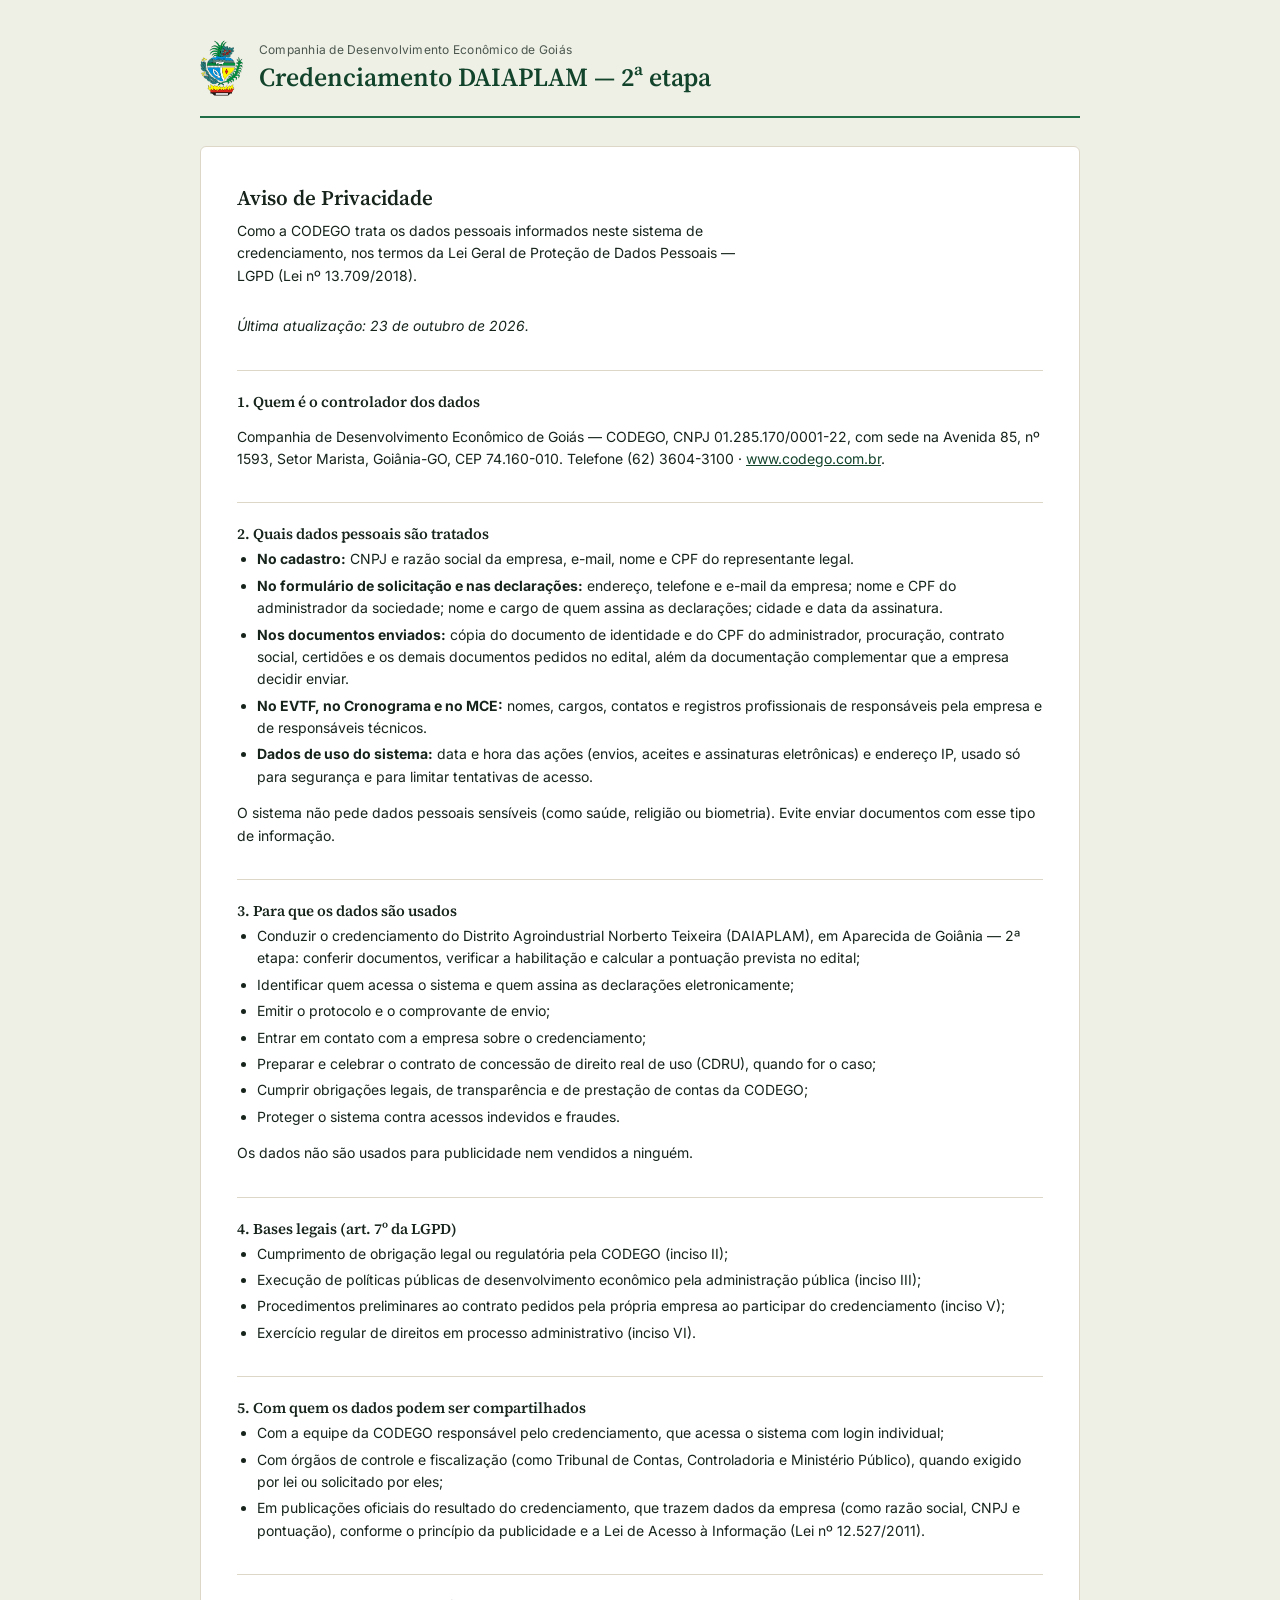
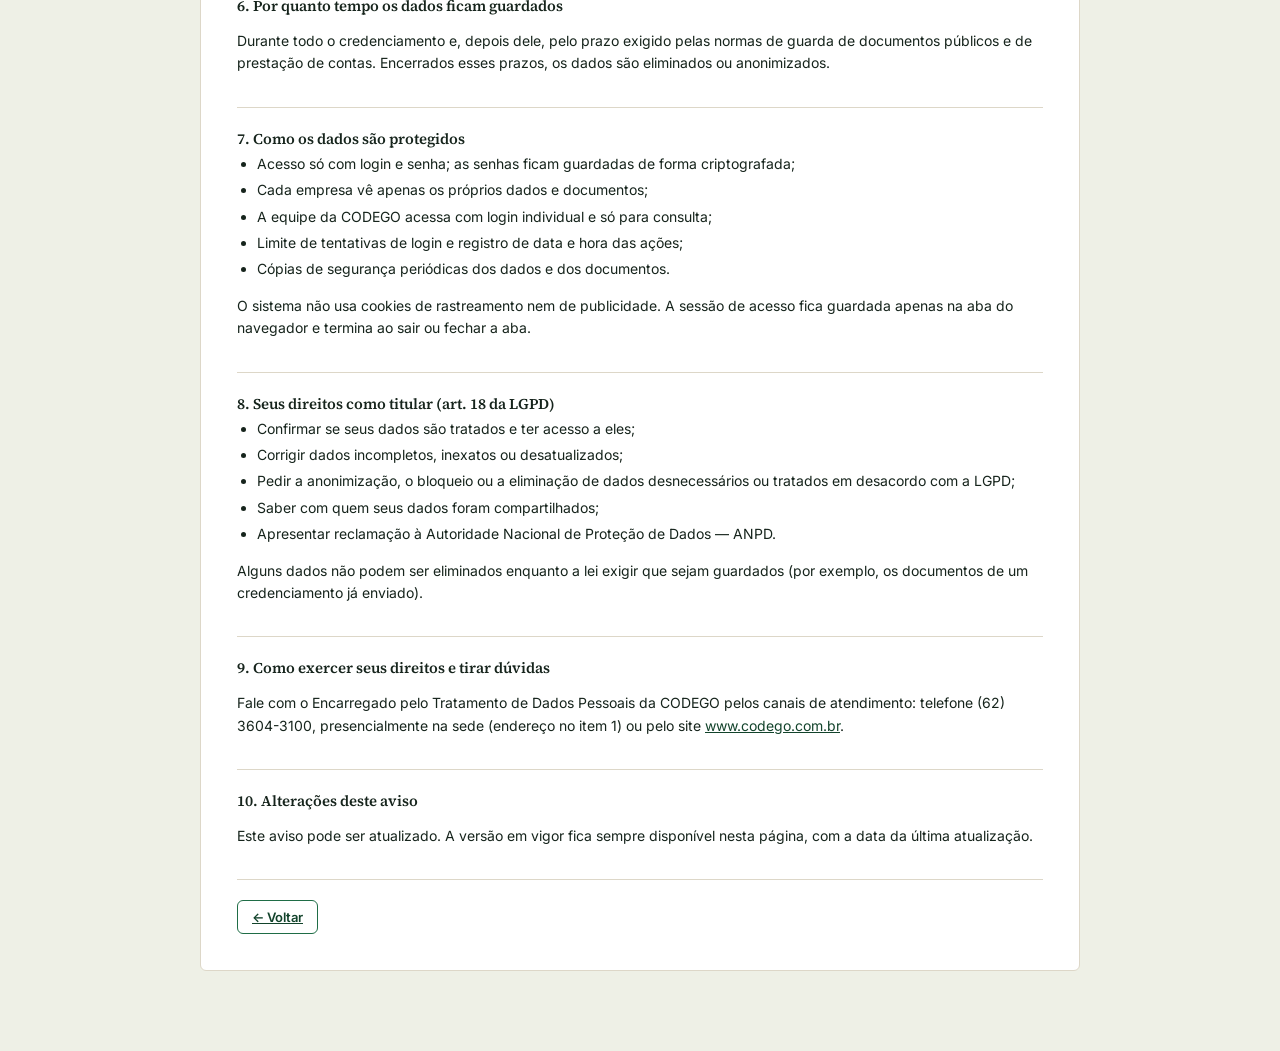
<file: frontend/privacidade.html>
<!DOCTYPE html>
<html lang="pt-BR">
<head>
  <meta charset="UTF-8">
  <meta name="viewport" content="width=device-width, initial-scale=1.0">
  <title>Aviso de Privacidade — Credenciamento DAIAPLAM</title>
  <link rel="icon" href="favicon.ico" sizes="any">
  <link rel="icon" href="assets/favicon.png" type="image/png">
  <link rel="apple-touch-icon" href="assets/apple-touch-icon.png">
  <link rel="stylesheet" href="css/style.css">
</head>
<body>
  <div class="page">
    <header class="letterhead">
      <a class="letterhead__home" href="index.html" title="Voltar para a tela inicial"><img class="letterhead__mark" src="assets/brasao_codego.png" alt="CODEGO"></a>
      <div class="letterhead__text">
        <p class="letterhead__org">Companhia de Desenvolvimento Econômico de Goiás</p>
        <h1 class="letterhead__title">Credenciamento DAIAPLAM — 2ª etapa</h1>
      </div>
    </header>

    <main class="card texto-legal">
      <div class="card__intro">
        <h2 class="card__title">Aviso de Privacidade</h2>
        <p class="card__desc">
          Como a CODEGO trata os dados pessoais informados neste sistema de credenciamento, nos termos da
          Lei Geral de Proteção de Dados Pessoais — LGPD (Lei nº 13.709/2018).
        </p>
        <p class="field__hint">Última atualização: 23 de outubro de 2026.</p>
      </div>

      <h3 class="section-title">1. Quem é o controlador dos dados</h3>
      <p>
        Companhia de Desenvolvimento Econômico de Goiás — CODEGO, CNPJ 01.285.170/0001-22, com sede na
        Avenida 85, nº 1593, Setor Marista, Goiânia-GO, CEP 74.160-010. Telefone (62) 3604-3100 ·
        <a href="https://www.codego.com.br" target="_blank" rel="noopener">www.codego.com.br</a>.
      </p>

      <h3 class="section-title">2. Quais dados pessoais são tratados</h3>
      <ul>
        <li><strong>No cadastro:</strong> CNPJ e razão social da empresa, e-mail, nome e CPF do representante legal.</li>
        <li><strong>No formulário de solicitação e nas declarações:</strong> endereço, telefone e e-mail da empresa; nome e CPF do administrador da sociedade; nome e cargo de quem assina as declarações; cidade e data da assinatura.</li>
        <li><strong>Nos documentos enviados:</strong> cópia do documento de identidade e do CPF do administrador, procuração, contrato social, certidões e os demais documentos pedidos no edital, além da documentação complementar que a empresa decidir enviar.</li>
        <li><strong>No EVTF, no Cronograma e no MCE:</strong> nomes, cargos, contatos e registros profissionais de responsáveis pela empresa e de responsáveis técnicos.</li>
        <li><strong>Dados de uso do sistema:</strong> data e hora das ações (envios, aceites e assinaturas eletrônicas) e endereço IP, usado só para segurança e para limitar tentativas de acesso.</li>
      </ul>
      <p>O sistema não pede dados pessoais sensíveis (como saúde, religião ou biometria). Evite enviar documentos com esse tipo de informação.</p>

      <h3 class="section-title">3. Para que os dados são usados</h3>
      <ul>
        <li>Conduzir o credenciamento do Distrito Agroindustrial Norberto Teixeira (DAIAPLAM), em Aparecida de Goiânia — 2ª etapa: conferir documentos, verificar a habilitação e calcular a pontuação prevista no edital;</li>
        <li>Identificar quem acessa o sistema e quem assina as declarações eletronicamente;</li>
        <li>Emitir o protocolo e o comprovante de envio;</li>
        <li>Entrar em contato com a empresa sobre o credenciamento;</li>
        <li>Preparar e celebrar o contrato de concessão de direito real de uso (CDRU), quando for o caso;</li>
        <li>Cumprir obrigações legais, de transparência e de prestação de contas da CODEGO;</li>
        <li>Proteger o sistema contra acessos indevidos e fraudes.</li>
      </ul>
      <p>Os dados não são usados para publicidade nem vendidos a ninguém.</p>

      <h3 class="section-title">4. Bases legais (art. 7º da LGPD)</h3>
      <ul>
        <li>Cumprimento de obrigação legal ou regulatória pela CODEGO (inciso II);</li>
        <li>Execução de políticas públicas de desenvolvimento econômico pela administração pública (inciso III);</li>
        <li>Procedimentos preliminares ao contrato pedidos pela própria empresa ao participar do credenciamento (inciso V);</li>
        <li>Exercício regular de direitos em processo administrativo (inciso VI).</li>
      </ul>

      <h3 class="section-title">5. Com quem os dados podem ser compartilhados</h3>
      <ul>
        <li>Com a equipe da CODEGO responsável pelo credenciamento, que acessa o sistema com login individual;</li>
        <li>Com órgãos de controle e fiscalização (como Tribunal de Contas, Controladoria e Ministério Público), quando exigido por lei ou solicitado por eles;</li>
        <li>Em publicações oficiais do resultado do credenciamento, que trazem dados da empresa (como razão social, CNPJ e pontuação), conforme o princípio da publicidade e a Lei de Acesso à Informação (Lei nº 12.527/2011).</li>
      </ul>

      <h3 class="section-title">6. Por quanto tempo os dados ficam guardados</h3>
      <p>
        Durante todo o credenciamento e, depois dele, pelo prazo exigido pelas normas de guarda de documentos
        públicos e de prestação de contas. Encerrados esses prazos, os dados são eliminados ou anonimizados.
      </p>

      <h3 class="section-title">7. Como os dados são protegidos</h3>
      <ul>
        <li>Acesso só com login e senha; as senhas ficam guardadas de forma criptografada;</li>
        <li>Cada empresa vê apenas os próprios dados e documentos;</li>
        <li>A equipe da CODEGO acessa com login individual e só para consulta;</li>
        <li>Limite de tentativas de login e registro de data e hora das ações;</li>
        <li>Cópias de segurança periódicas dos dados e dos documentos.</li>
      </ul>
      <p>
        O sistema não usa cookies de rastreamento nem de publicidade. A sessão de acesso fica guardada apenas na
        aba do navegador e termina ao sair ou fechar a aba.
      </p>

      <h3 class="section-title">8. Seus direitos como titular (art. 18 da LGPD)</h3>
      <ul>
        <li>Confirmar se seus dados são tratados e ter acesso a eles;</li>
        <li>Corrigir dados incompletos, inexatos ou desatualizados;</li>
        <li>Pedir a anonimização, o bloqueio ou a eliminação de dados desnecessários ou tratados em desacordo com a LGPD;</li>
        <li>Saber com quem seus dados foram compartilhados;</li>
        <li>Apresentar reclamação à Autoridade Nacional de Proteção de Dados — ANPD.</li>
      </ul>
      <p>
        Alguns dados não podem ser eliminados enquanto a lei exigir que sejam guardados (por exemplo, os
        documentos de um credenciamento já enviado).
      </p>

      <h3 class="section-title">9. Como exercer seus direitos e tirar dúvidas</h3>
      <p>
        Fale com o Encarregado pelo Tratamento de Dados Pessoais da CODEGO pelos canais de atendimento:
        telefone (62) 3604-3100, presencialmente na sede (endereço no item 1) ou pelo site
        <a href="https://www.codego.com.br" target="_blank" rel="noopener">www.codego.com.br</a>.
      </p>

      <h3 class="section-title">10. Alterações deste aviso</h3>
      <p>
        Este aviso pode ser atualizado. A versão em vigor fica sempre disponível nesta página, com a data da
        última atualização.
      </p>

      <div class="card__footer">
        <a class="btn-secondary" href="index.html">← Voltar</a>
      </div>
    </main>
  </div>
</body>
</html>
</file>
<file: frontend/css/style.css>
@import url('https://fonts.googleapis.com/css2?family=Source+Serif+4:opsz,wght@8..60,500;8..60,600&family=Inter:wght@400;500;600&display=swap');

:root {
  --ink: #16241c;
  --ink-soft: #4b564d;
  --primary: #1f6d46;
  --primary-dark: #12432b;
  --gold: #b4872f;
  --gold-dark: #7c5c1f;
  --paper: #eef0e6;
  --surface: #ffffff;
  --border: #ddd7c8;
  --border-strong: #c7bfa9;
  --danger: #a3271e;
  --radius: 6px;
  --font-serif: "Source Serif 4", Georgia, serif;
  --font-sans: "Inter", -apple-system, BlinkMacSystemFont, "Segoe UI", sans-serif;
}

* {
  box-sizing: border-box;
}

body {
  margin: 0;
  background: var(--paper);
  color: var(--ink);
  font-family: var(--font-sans);
  -webkit-font-smoothing: antialiased;
}

.page {
  max-width: 920px;
  margin: 0 auto;
  padding: 40px 20px 80px;
}

/* Letterhead */

.letterhead {
  display: flex;
  align-items: center;
  gap: 16px;
  padding-bottom: 20px;
  margin-bottom: 28px;
  border-bottom: 2px solid var(--primary);
}

.letterhead__mark {
  flex-shrink: 0;
  height: 56px;
  width: auto;
}

/* Brasão clicável: volta para a tela inicial */
.letterhead__home {
  display: flex;
  flex-shrink: 0;
  border-radius: 4px;
  transition: opacity 0.15s;
}

.letterhead__home:hover {
  opacity: 0.8;
}

.letterhead__home:focus-visible {
  outline: 2px solid var(--primary);
  outline-offset: 4px;
}

.letterhead__org {
  margin: 0 0 2px;
  font-size: 12px;
  letter-spacing: 0.02em;
  color: var(--ink-soft);
}

.letterhead__title {
  margin: 0;
  font-family: var(--font-serif);
  font-weight: 600;
  font-size: 26px;
  color: var(--primary-dark);
}

/* Stepper */

.stepper {
  display: flex;
  list-style: none;
  margin: 0 0 32px;
  padding: 0;
  gap: 4px;
}

.stepper__item {
  flex: 1;
  display: flex;
  align-items: center;
  gap: 8px;
  padding: 10px 4px;
  border-bottom: 3px solid var(--border);
  color: var(--ink-soft);
  font-size: 13px;
}

.stepper__item--current {
  border-bottom-color: var(--primary);
  color: var(--primary-dark);
}

.stepper__index {
  display: inline-flex;
  align-items: center;
  justify-content: center;
  width: 20px;
  height: 20px;
  border-radius: 50%;
  border: 1px solid var(--border-strong);
  font-size: 11px;
  flex-shrink: 0;
}

.stepper__item--current .stepper__index {
  background: var(--primary);
  border-color: var(--primary);
  color: var(--surface);
}

.stepper__item--done {
  border-bottom-color: var(--primary);
  color: var(--primary-dark);
}

.stepper__item--done .stepper__index {
  background: var(--surface);
  border-color: var(--primary);
  color: var(--primary);
}

/* Card */

.card {
  background: var(--surface);
  border: 1px solid var(--border);
  border-radius: var(--radius);
  padding: 36px;
}

.card__title {
  font-family: var(--font-serif);
  font-weight: 600;
  font-size: 21px;
  margin: 0 0 8px;
  color: var(--ink);
}

/* Título do formulário: nome oficial do edital, longo e em caixa alta */
.card__title--edital {
  font-size: 18px;
  line-height: 1.4;
  letter-spacing: 0.01em;
  text-wrap: balance;
}

/* Empresa logada, logo abaixo do título do formulário */
.empresa-logada {
  margin: 12px 0 28px;
  font-size: 14px;
  line-height: 1.6;
  color: var(--ink-soft);
}

.empresa-logada[hidden] {
  display: none;
}

.empresa-logada dt {
  display: inline;
  font-weight: 600;
  color: var(--ink);
}

.empresa-logada dd {
  display: inline;
  margin: 0;
}

.card__desc {
  margin: 0 0 28px;
  color: var(--ink-soft);
  font-size: 14px;
  line-height: 1.6;
  max-width: 56ch;
}

/* Form fields */

/* Seções do formulário */

.section-title {
  font-family: var(--font-serif);
  font-weight: 600;
  font-size: 15px;
  color: var(--ink);
  margin: 32px 0 4px;
  padding-top: 20px;
  border-top: 1px solid var(--border);
}

.field + .section-title,
.checkbox-group + .field .section-title {
  margin-top: 32px;
}

.section-desc {
  margin: 0 0 14px;
  font-size: 13px;
  color: var(--ink-soft);
}

/* Select e textarea */

select,
textarea {
  width: 100%;
  padding: 10px 12px;
  font-size: 14px;
  font-family: var(--font-sans);
  color: var(--ink);
  background: var(--surface);
  border: 1px solid var(--border-strong);
  border-radius: var(--radius);
}

select {
  appearance: none;
  background-image: url("data:image/svg+xml;utf8,<svg xmlns='http://www.w3.org/2000/svg' viewBox='0 0 20 20' fill='%234b564d'><path d='M5.25 7.5L10 12.25L14.75 7.5H5.25Z'/></svg>");
  background-repeat: no-repeat;
  background-position: right 12px center;
  padding-right: 36px;
}

textarea {
  resize: vertical;
  min-height: 150px;
  font-family: var(--font-sans);
}

select:focus-visible,
textarea:focus-visible {
  outline: 2px solid var(--primary);
  outline-offset: 1px;
  border-color: var(--primary);
}

/* Checkboxes de solicitações */

.checkbox-group {
  display: flex;
  flex-direction: column;
  gap: 10px;
  margin-bottom: 8px;
}

.checkbox-item {
  display: flex;
  align-items: flex-start;
  gap: 10px;
  font-size: 14px;
  color: var(--ink);
  line-height: 1.5;
  cursor: pointer;
}

.checkbox-item input[type="checkbox"] {
  flex-shrink: 0;
  margin-top: 3px;
  width: 16px;
  height: 16px;
  accent-color: var(--primary);
  cursor: pointer;
}

.field {
  margin-bottom: 20px;
}

.field-row {
  display: grid;
  grid-template-columns: 1fr 1fr;
  gap: 20px;
}

label {
  display: block;
  font-size: 13px;
  font-weight: 500;
  color: var(--ink);
  margin-bottom: 6px;
}

input[type="text"],
input[type="email"],
input[type="password"],
input[type="tel"],
input[type="number"],
input[type="month"],
input[type="date"] {
  width: 100%;
  padding: 10px 12px;
  font-size: 14px;
  font-family: var(--font-sans);
  color: var(--ink);
  background: var(--surface);
  border: 1px solid var(--border-strong);
  border-radius: var(--radius);
}

input:focus-visible {
  outline: 2px solid var(--primary);
  outline-offset: 1px;
  border-color: var(--primary);
}

.field--invalid input {
  border-color: var(--danger);
}

.field__error {
  margin: 6px 0 0;
  font-size: 12px;
  color: var(--danger);
  min-height: 14px;
}

.field__hint {
  margin: 6px 0 0;
  font-size: 12px;
  font-style: italic;
  color: var(--ink-soft);
}

.field__hint--ok {
  color: var(--primary-dark);
  font-style: normal;
}

.field__hint--warn {
  color: var(--gold-dark);
  font-style: normal;
}

.field__with-toggle {
  display: flex;
  gap: 10px;
  align-items: stretch;
}

.field__with-toggle input {
  flex: 1;
}

.doc-toggle {
  display: flex;
  border: 1px solid var(--border-strong);
  border-radius: var(--radius);
  overflow: hidden;
  flex-shrink: 0;
}

.doc-toggle__btn {
  border: none;
  background: var(--surface);
  color: var(--ink-soft);
  font-family: var(--font-sans);
  font-size: 13px;
  padding: 0 14px;
  cursor: pointer;
}

.doc-toggle__btn.is-active {
  background: var(--primary);
  color: var(--surface);
}

.doc-toggle__btn:focus-visible {
  outline: 2px solid var(--primary);
  outline-offset: -2px;
}

/* Footer / submit */

.card__footer {
  display: flex;
  align-items: center;
  justify-content: space-between;
  gap: 20px;
  margin-top: 32px;
  padding-top: 20px;
  border-top: 1px solid var(--border);
}

.card__footer-note {
  margin: 0;
  font-size: 12px;
  color: var(--ink-soft);
  max-width: 34ch;
}

.btn-primary {
  flex-shrink: 0;
  background: var(--primary);
  color: var(--surface);
  border: none;
  border-radius: var(--radius);
  padding: 12px 22px;
  font-family: var(--font-sans);
  font-size: 14px;
  font-weight: 600;
  cursor: pointer;
  transition: background 0.15s ease;
}

.btn-primary:hover {
  background: var(--primary-dark);
}

.btn-primary:focus-visible {
  outline: 2px solid var(--gold);
  outline-offset: 2px;
}

/* Responsive */

/* Lista de tipos de documento (página inicial) */

.doc-list {
  list-style: none;
  margin: 0;
  padding: 0;
  display: flex;
  flex-direction: column;
  gap: 10px;
}

.doc-list__link {
  display: block;
  padding: 16px 18px;
  border: 1px solid var(--border-strong);
  border-radius: var(--radius);
  text-decoration: none;
  transition: border-color 0.15s ease, background 0.15s ease;
}

.doc-list__link:hover {
  border-color: var(--primary);
  background: #f7f8f4;
}

.doc-list__tag {
  display: block;
  font-size: 12px;
  font-weight: 600;
  color: var(--gold-dark);
  text-transform: uppercase;
  letter-spacing: 0.03em;
  margin-bottom: 4px;
}

.doc-list__title {
  display: block;
  font-family: var(--font-serif);
  font-size: 16px;
  font-weight: 600;
  color: var(--ink);
}

/* Upload de arquivo */

.file-drop {
  display: flex;
  flex-direction: column;
  gap: 8px;
  align-items: flex-start;
  padding: 20px;
  border: 1.5px dashed var(--border-strong);
  border-radius: var(--radius);
  background: var(--paper);
}

.file-drop input[type="file"] {
  font-size: 13px;
  font-family: var(--font-sans);
}

.file-drop__hint {
  font-size: 12px;
  color: var(--ink-soft);
  margin: 0;
}

.file-drop__selected {
  font-size: 13px;
  color: var(--primary-dark);
  font-weight: 600;
  margin: 0;
}

/* Card de protocolo localizado */

.processo-info {
  display: flex;
  justify-content: space-between;
  align-items: center;
  gap: 12px;
  padding: 14px 16px;
  border: 1px solid var(--border);
  border-radius: var(--radius);
  background: var(--paper);
  margin-bottom: 24px;
  font-size: 13px;
}

.processo-info[hidden] {
  display: none;
}

.processo-info__label {
  color: var(--ink-soft);
}

.processo-info__valor {
  font-weight: 600;
  color: var(--ink);
}

.processo-info__status {
  padding: 3px 10px;
  border-radius: 999px;
  font-size: 11px;
  font-weight: 600;
  text-transform: uppercase;
  background: #eef0e6;
  color: var(--ink-soft);
}

.processo-info__status--assinado {
  background: #e3efe8;
  color: var(--primary-dark);
}

/* Recibo eletrônico */

.recibo {
  border: 1px solid var(--border);
  border-radius: var(--radius);
  overflow: hidden;
}

.recibo__cabecalho {
  padding: 18px 22px;
  background: var(--primary);
  color: var(--surface);
}

.recibo__selo {
  font-size: 12px;
  letter-spacing: 0.04em;
  text-transform: uppercase;
  opacity: 0.85;
  margin: 0 0 2px;
}

.recibo__protocolo {
  font-family: var(--font-serif);
  font-size: 20px;
  font-weight: 600;
  margin: 0;
}

.recibo__corpo {
  padding: 20px 22px;
}

.recibo__linha {
  display: flex;
  justify-content: space-between;
  gap: 16px;
  padding: 10px 0;
  border-bottom: 1px solid var(--border);
  font-size: 13px;
}

.recibo__linha:last-of-type {
  border-bottom: none;
}

.recibo__linha-label {
  color: var(--ink-soft);
  flex-shrink: 0;
}

.recibo__linha-valor {
  color: var(--ink);
  font-weight: 600;
  text-align: right;
}

.recibo__declaracao {
  margin: 18px 0 0;
  padding: 14px 16px;
  background: var(--paper);
  border-left: 3px solid var(--gold);
  font-size: 13px;
  line-height: 1.6;
  color: var(--ink);
  font-style: italic;
}

.recibo__arquivos {
  margin: 14px 0 0;
  padding: 0;
  list-style: none;
  font-size: 12px;
  color: var(--ink-soft);
}

.recibo__arquivos li {
  padding: 4px 0;
}

@media print {
  .letterhead, .stepper, .card__intro, form, .card__footer, .feedback__actions {
    display: none !important;
  }
  body {
    background: var(--surface);
  }
  .card {
    border: none;
    padding: 0;
  }
}

/* Mensagens e anexos */

.mensagem-item {
  padding: 14px 16px;
  border: 1px solid var(--border);
  border-radius: var(--radius);
  margin-bottom: 10px;
}

.mensagem-item__cabecalho {
  display: flex;
  justify-content: space-between;
  gap: 10px;
  margin-bottom: 6px;
  font-size: 13px;
}

.mensagem-item__assunto {
  font-weight: 600;
  color: var(--ink);
}

.mensagem-item__data {
  color: var(--ink-soft);
  flex-shrink: 0;
}

.mensagem-item__remetente {
  font-size: 12px;
  color: var(--ink-soft);
  margin: 0 0 8px;
}

.mensagem-item__conteudo {
  font-size: 13px;
  color: var(--ink);
  line-height: 1.5;
  white-space: pre-line;
}

.mensagem-item__anexos {
  margin-top: 8px;
  font-size: 12px;
  color: var(--primary-dark);
}

.mensagem-item__anexos span {
  display: inline-block;
  margin-right: 10px;
}

/* Feedback (sucesso / erro do envio) */

.feedback {
  margin-top: 24px;
  padding: 16px 18px;
  border-radius: var(--radius);
  font-size: 14px;
  line-height: 1.6;
}

.feedback--success {
  background: #eaf3ec;
  border: 1px solid var(--primary);
  color: var(--primary-dark);
}

.feedback--error {
  background: #f7eceb;
  border: 1px solid var(--danger);
  color: var(--danger);
}

.feedback__title {
  font-weight: 600;
  margin: 0 0 6px;
}

.feedback__protocolo {
  font-family: ui-monospace, "SFMono-Regular", Consolas, monospace;
  font-size: 13px;
  color: var(--ink-soft);
  margin: 4px 0 12px;
}

.feedback__actions {
  display: flex;
  flex-wrap: wrap;
  gap: 10px;
}

.feedback__link {
  display: inline-block;
  color: var(--surface);
  background: var(--primary);
  text-decoration: none;
  font-weight: 600;
  font-size: 13px;
  padding: 9px 16px;
  border-radius: var(--radius);
}

.feedback__link:hover {
  background: var(--primary-dark);
}

.feedback__link--secondary {
  background: transparent;
  color: var(--primary-dark);
  border: 1px solid var(--primary);
}

.feedback__link--secondary:hover {
  background: #e3efe8;
}

.feedback__email-status {
  font-size: 13px;
  margin: 8px 0;
}

.feedback__email-status--ok {
  color: var(--primary-dark);
}

.feedback__email-status--warn {
  color: var(--gold-dark);
}

.feedback__email-status code {
  display: block;
  margin-top: 4px;
  font-size: 11px;
  color: var(--danger);
  word-break: break-word;
}

.btn-primary[disabled] {
  opacity: 0.6;
  cursor: not-allowed;
}

@media (max-width: 560px) {
  .field-row {
    grid-template-columns: 1fr;
  }

  .stepper__label {
    display: none;
  }

  .card {
    padding: 24px;
  }

  .card__footer {
    flex-direction: column;
    align-items: stretch;
  }

  .btn-primary {
    width: 100%;
  }
}

@media (prefers-reduced-motion: reduce) {
  .btn-primary {
    transition: none;
  }
}

/* Campos que aparecem/somem conforme uma resposta Sim/Não (MCE) */

.field[hidden] {
  display: none;
}

textarea.textarea--compact {
  min-height: 84px;
}

.field--invalid select,
.field--invalid textarea {
  border-color: var(--danger);
}

/* Linhas de CNAE (Anexo III) */

.cnae-list {
  display: flex;
  flex-direction: column;
  gap: 8px;
  margin-bottom: 4px;
}

.cnae-row {
  display: grid;
  grid-template-columns: 22px 150px 1fr;
  gap: 10px;
  align-items: center;
}

.cnae-row__index {
  font-size: 13px;
  color: var(--ink-soft);
  text-align: right;
}

/* Cronograma Físico da Obra (Anexo V — CFO) */

.cronograma {
  overflow-x: auto;
  border: 1px solid var(--border);
  border-radius: var(--radius);
  margin-bottom: 10px;
}

.cronograma__vazio {
  margin: 0;
  padding: 18px;
  font-size: 13px;
  color: var(--ink-soft);
  text-align: center;
}

.cronograma table {
  border-collapse: collapse;
  font-size: 13px;
  min-width: 100%;
}

.cronograma th,
.cronograma td {
  border-bottom: 1px solid var(--border);
  padding: 6px;
  text-align: center;
  white-space: nowrap;
}

.cronograma th {
  font-weight: 600;
  background: var(--paper);
}

.cronograma th small {
  display: block;
  font-weight: 400;
  color: var(--ink-soft);
}

.cronograma th.cronograma__servico,
.cronograma td.cronograma__servico {
  position: sticky;
  left: 0;
  z-index: 1;
  text-align: left;
  background: var(--surface);
  min-width: 190px;
}

.cronograma th.cronograma__servico {
  background: var(--paper);
}

.cronograma input[type="text"],
.cronograma input[type="number"] {
  padding: 6px 8px;
  font-size: 13px;
}

.cronograma input[type="number"] {
  width: 64px;
  text-align: right;
}

.cronograma__total {
  font-weight: 600;
  min-width: 64px;
}

.cronograma__total--ok {
  color: var(--primary-dark);
}

.cronograma__total--erro {
  color: var(--danger);
}

.btn-secondary {
  background: transparent;
  color: var(--primary);
  border: 1px solid var(--primary);
  border-radius: var(--radius);
  padding: 8px 14px;
  font-family: var(--font-sans);
  font-size: 13px;
  font-weight: 600;
  cursor: pointer;
}

.btn-secondary:hover {
  background: var(--paper);
}

.btn-remover {
  background: none;
  border: none;
  color: var(--danger);
  font-size: 18px;
  line-height: 1;
  cursor: pointer;
  padding: 4px 6px;
}

@media (max-width: 600px) {
  .cnae-row {
    grid-template-columns: 22px 1fr;
  }

  .cnae-row__descricao {
    grid-column: 2;
  }
}

/* Subseções numeradas (MCE) */

.subsection-title {
  font-size: 14px;
  font-weight: 600;
  color: var(--primary-dark);
  margin: 22px 0 10px;
}

/* Links dentro do rodapé do card (login/cadastro) */
.card__footer-note a { color: inherit; font-weight: 600; }

/* Rodapé empilhado: botão em cima, link embaixo (tela de login) */
.card__footer--stack { flex-direction: column; align-items: stretch; text-align: center; }
.card__footer--stack .card__footer-note { max-width: none; font-size: 13px; }

/* ------------------------------------------------------------------ */
/* Interação: resposta ao toque, estados e mensagens                   */
/* ------------------------------------------------------------------ */

:root {
  --ease-out: cubic-bezier(0.23, 1, 0.32, 1);
}

/* Login e cadastro: página estreita (formulário curto, leitura direta) */
.page:has(.card--narrow) {
  max-width: 600px;
}

/* Campos: troca de borda suave; somente leitura com cara de não editável */
input,
select,
textarea {
  transition: border-color 150ms ease;
}

input[readonly] {
  background: var(--paper);
  color: var(--ink-soft);
  cursor: default;
}

.field--invalid input:focus-visible,
.field--invalid select:focus-visible,
.field--invalid textarea:focus-visible {
  outline-color: var(--danger);
  border-color: var(--danger);
}

/* Botões: afundam levemente ao clicar (confirma que o clique foi recebido) */
.btn-primary,
.btn-secondary,
.feedback__link,
.doc-toggle__btn {
  transition: transform 160ms var(--ease-out), background-color 150ms ease, color 150ms ease;
}

.btn-primary:active:not(:disabled),
.btn-secondary:active:not(:disabled),
.feedback__link:active {
  transform: scale(0.97);
}

.doc-list__link {
  transition: transform 160ms var(--ease-out), border-color 150ms ease, background-color 150ms ease;
}

.doc-list__link:active {
  transform: scale(0.99);
}

.btn-secondary:focus-visible {
  outline: 2px solid var(--gold);
  outline-offset: 2px;
}

/* Botão ocupado ("Entrando…", "Salvando…"): continua legível e mostra que está trabalhando */
.btn-primary[aria-busy="true"] {
  opacity: 0.85;
  cursor: progress;
}

.btn-primary[aria-busy="true"]::before {
  content: "";
  display: inline-block;
  width: 12px;
  height: 12px;
  margin-right: 8px;
  vertical-align: -1px;
  border: 2px solid currentColor;
  border-right-color: transparent;
  border-radius: 50%;
  animation: girar 600ms linear infinite;
}

@keyframes girar {
  to {
    transform: rotate(360deg);
  }
}

/* Mensagens surgem com um leve deslize em vez de "pular" na tela */
.feedback {
  transition: opacity 200ms var(--ease-out), transform 200ms var(--ease-out);
}

@starting-style {
  .feedback {
    opacity: 0;
    transform: translateY(-4px);
  }
}

/* Mostrar/ocultar senha */
.field__password {
  position: relative;
}

.field__password input {
  padding-right: 80px;
}

.field__password-toggle {
  position: absolute;
  top: 50%;
  right: 6px;
  transform: translateY(-50%);
  padding: 6px 8px;
  border: none;
  border-radius: 4px;
  background: none;
  color: var(--primary);
  font-family: var(--font-sans);
  font-size: 12px;
  font-weight: 600;
  cursor: pointer;
  transition: background-color 150ms ease;
}

@media (hover: hover) and (pointer: fine) {
  .field__password-toggle:hover {
    background: var(--paper);
  }
}

.field__password-toggle:focus-visible {
  outline: 2px solid var(--primary);
  outline-offset: 0;
}

@media (prefers-reduced-motion: reduce) {
  .btn-primary:active:not(:disabled),
  .btn-secondary:active:not(:disabled),
  .feedback__link:active,
  .doc-list__link:active {
    transform: none;
  }

  .btn-primary[aria-busy="true"]::before {
    animation-duration: 1.5s;
  }

  @starting-style {
    .feedback {
      transform: none;
    }
  }
}

/* ------------------------------------------------------------------ */
/* Documentos do Anexo II (upload)                                     */
/* ------------------------------------------------------------------ */

.visualmente-oculto {
  position: absolute;
  width: 1px;
  height: 1px;
  margin: -1px;
  padding: 0;
  overflow: hidden;
  clip: rect(0 0 0 0);
  white-space: nowrap;
  border: 0;
}

.doc-uploads {
  display: flex;
  flex-direction: column;
  gap: 4px;
}

.doc-upload__rotulo {
  margin: 0 0 8px;
  font-size: 13px;
  font-weight: 500;
  line-height: 1.5;
  color: var(--ink);
}

.doc-upload__situacao {
  display: inline-block;
  padding: 1px 8px;
  border-radius: 999px;
  font-size: 11px;
  font-weight: 600;
  text-transform: uppercase;
  vertical-align: 1px;
}

.doc-upload__situacao.is-pendente {
  background: #f6eedc;
  color: var(--gold-dark);
}

.doc-upload__situacao.is-ok {
  background: #e3efe8;
  color: var(--primary-dark);
}

.doc-upload__opcional {
  display: inline-block;
  padding: 1px 8px;
  border-radius: 999px;
  background: var(--paper);
  color: var(--ink-soft);
  font-size: 11px;
  font-weight: 600;
  vertical-align: 1px;
}

.doc-upload__arquivos {
  list-style: none;
  margin: 0 0 8px;
  padding: 0;
  display: flex;
  flex-direction: column;
  gap: 6px;
}

.doc-upload__arquivo {
  display: flex;
  align-items: center;
  gap: 12px;
  padding: 8px 12px;
  border: 1px solid var(--border);
  border-left: 3px solid var(--primary);
  border-radius: var(--radius);
  font-size: 13px;
}

.doc-upload__nome {
  flex: 1;
  min-width: 0;
  overflow: hidden;
  text-overflow: ellipsis;
  white-space: nowrap;
  padding: 0;
  border: none;
  background: none;
  color: var(--primary-dark);
  font: inherit;
  font-weight: 600;
  text-align: left;
  text-decoration: underline;
  text-underline-offset: 2px;
  cursor: pointer;
}

.doc-upload__tamanho {
  flex-shrink: 0;
  color: var(--ink-soft);
  font-size: 12px;
}

.doc-upload__remover {
  flex-shrink: 0;
  padding: 4px 8px;
  border: none;
  border-radius: 4px;
  background: none;
  color: var(--danger);
  font-family: var(--font-sans);
  font-size: 12px;
  font-weight: 600;
  cursor: pointer;
  transition: background-color 150ms ease;
}

.doc-upload__nome:focus-visible,
.doc-upload__remover:focus-visible {
  outline: 2px solid var(--primary);
  outline-offset: 2px;
}

.doc-upload__zona {
  display: flex;
  align-items: center;
  gap: 10px;
  margin: 0;
  padding: 14px 16px;
  border: 1.5px dashed var(--border-strong);
  border-radius: var(--radius);
  background: var(--paper);
  font-weight: 400;
  cursor: pointer;
  transition: border-color 150ms ease, background-color 150ms ease;
}

.doc-upload__zona[hidden] {
  display: none;
}

/* Item ainda bloqueado: só libera depois do envio dos itens obrigatórios anteriores */
.doc-upload__zona.is-bloqueado {
  border-style: solid;
  border-color: var(--border);
  background: #f4f4f1;
  cursor: not-allowed;
}

.doc-upload__zona.is-bloqueado .doc-upload__acao {
  border-color: var(--border-strong);
  background: transparent;
  color: var(--ink-soft);
}

.doc-upload__acao {
  padding: 7px 12px;
  border: 1px solid var(--primary);
  border-radius: var(--radius);
  background: var(--surface);
  color: var(--primary);
  font-size: 13px;
  font-weight: 600;
  transition: transform 160ms var(--ease-out);
}

.doc-upload__zona:active .doc-upload__acao {
  transform: scale(0.97);
}

.doc-upload__dica {
  color: var(--ink-soft);
  font-size: 12px;
}

/* Aviso de que os itens seguintes aparecem depois do envio do item pendente */
.doc-upload:has(+ .doc-upload__nota) {
  margin-bottom: 0;
}

.doc-upload__nota {
  margin: -10px 0 0;
  padding: 12px 16px;
  border-left: 3px solid var(--border-strong);
  background: #f4f4f1;
  color: var(--ink-soft);
  font-size: 13px;
}

.doc-upload__zona:focus-within {
  outline: 2px solid var(--primary);
  outline-offset: 1px;
}

.doc-upload__zona.is-arrastando {
  border-color: var(--primary);
  background: #e3efe8;
}

@media (hover: hover) and (pointer: fine) {
  .doc-upload__zona:hover {
    border-color: var(--primary);
  }

  .doc-upload__remover:hover {
    background: #f7eceb;
  }
}

.field--invalid .doc-upload__zona {
  border-color: var(--danger);
}

.doc-upload__progresso {
  padding: 12px 16px;
  border: 1px solid var(--border);
  border-radius: var(--radius);
  background: var(--surface);
}

.doc-upload__progresso[hidden] {
  display: none;
}

.doc-upload__barra {
  height: 4px;
  margin-bottom: 8px;
  border-radius: 2px;
  background: var(--primary);
  transform: scaleX(0);
  transform-origin: left;
  transition: transform 150ms linear;
}

.doc-upload__status {
  font-size: 12px;
  color: var(--ink-soft);
}

@media (max-width: 560px) {
  .doc-upload__dica {
    display: none;
  }
}

@media (prefers-reduced-motion: reduce) {
  .doc-upload__zona:active .doc-upload__acao {
    transform: none;
  }
}

/* ------------------------------------------------------------------ */
/* Declaração de compromisso (aceite no formulário)                    */
/* ------------------------------------------------------------------ */

/* O título (.section-title) já traz a linha que separa do bloco anterior */
.declaracao .section-title {
  margin-bottom: 16px;
}

/* Título das declarações dos anexos no mesmo padrão dos cards: "ANEXO IX" pequeno acima do
   título; a linha de cima separa da seção anterior. */
.anexo-titulo {
  margin: 32px 0 16px;
  padding-top: 20px;
  border-top: 1px solid var(--border);
  font-size: inherit;
  font-weight: inherit;
}

.field__sufixo {
  display: flex;
  align-items: center;
  gap: 8px;
  max-width: 120px;
}

.field__sufixo span {
  font-size: 14px;
  color: var(--ink-soft);
}

.declaracao__texto {
  margin: 8px 0 20px;
  padding: 24px 28px;
  border: 1px solid var(--border);
  border-left: 3px solid var(--gold);
  border-radius: var(--radius);
  background: #fbfbf8;
  font-family: var(--font-serif);
  font-size: 15px;
  line-height: 1.7;
  color: var(--ink);
}

.declaracao__texto p {
  margin: 0 0 14px;
  text-align: justify;
  hyphens: auto;
}

.declaracao__texto p:last-child {
  margin-bottom: 0;
}

.declaracao__destinatario {
  text-align: left !important;
}

.declaracao__texto strong {
  font-weight: 600;
  color: var(--primary-dark);
}

/* Dados preenchidos (nome, CNPJ, cidade etc.) em caixa alta, para dar destaque.
   Datas e a frase de assinatura eletrônica ficam como estão. */
.declaracao__texto [data-decl]:not([data-decl^="data"]):not([data-decl^="assinado"]) {
  text-transform: uppercase;
}

/* Lacuna ainda não preenchida: mostra o traço, como no papel */
.declaracao__texto [data-decl].is-vazio {
  color: var(--ink-soft);
  font-weight: 400;
}

.declaracao__local {
  margin-top: 20px !important;
  text-align: right !important;
}

.declaracao__assinatura,
.declaracao__declarante {
  text-align: center !important;
  font-family: var(--font-sans);
  font-size: 13px;
  line-height: 1.6;
}

.declaracao__assinatura {
  /* Sem linha nem espaço de assinatura: só o nome e os dados da empresa. */
  margin-top: 14px !important;
  max-width: 360px;
  margin-left: auto;
  margin-right: auto;
}

.declaracao__assinado {
  color: var(--primary-dark);
  font-size: 12px;
}

.field--invalid .checkbox-item {
  color: var(--danger);
}

@media (max-width: 560px) {
  .declaracao__texto {
    padding: 18px 16px;
    font-size: 14px;
    text-align: left;
  }

  .declaracao__texto p {
    text-align: left;
  }
}

.field-row--cidade-uf {
  grid-template-columns: 1fr 120px;
}

.declaracao__texto .declaracao__lista {
  text-align: left;
}

/* Anexo IX: título e itens numerados da declaração */
.declaracao__texto .declaracao__titulo {
  font-weight: 700;
  text-align: center;
}

.declaracao__itens {
  margin: 0 0 14px;
  padding-left: 24px;
}

.declaracao__itens li {
  margin-bottom: 8px;
  text-align: justify;
  hyphens: auto;
}

.declaracao__texto .declaracao__assinatura {
  margin: 14px auto 14px;
}

.ciencia {
  border: 0;
  margin: 0 0 8px;
  padding: 0;
  display: flex;
  flex-wrap: wrap;
  gap: 12px 28px;
}

/* Título de um grupo de opções (ex.: forma de pagamento), no mesmo estilo dos rótulos */
.campo-legenda {
  width: 100%;
  padding: 0;
  margin-bottom: 2px;
  font-size: 13px;
  font-weight: 500;
  color: var(--ink);
}

.ciencia__opcao {
  display: inline-flex;
  align-items: center;
  gap: 8px;
  font-weight: 600;
  cursor: pointer;
}

.ciencia__opcao input {
  width: 18px;
  height: 18px;
  accent-color: var(--green-700, #1f6f4a);
}

.ciencia .field__hint,
.ciencia .field__error {
  flex-basis: 100%;
  margin: 0;
}

/* Sessão no cabeçalho: botão Perfil (empresa logada), com o Sair dentro */
.letterhead__text {
  min-width: 0; /* o título quebra linha em vez de empurrar o "Sair" para fora */
}

.letterhead__sessao {
  display: flex;
  align-items: center;
  gap: 12px;
  flex-shrink: 0;
  margin-left: auto;
}

/* Tela da equipe: nome do membro + "Sair" direto no cabeçalho */
.letterhead__empresa {
  max-width: 260px;
  overflow: hidden;
  text-overflow: ellipsis;
  white-space: nowrap;
  font-size: 13px;
  color: var(--ink-soft);
}

.letterhead__sair {
  flex-shrink: 0;
  padding: 7px 14px;
  border: 1px solid var(--primary);
  border-radius: var(--radius);
  background: var(--surface);
  color: var(--primary);
  font: inherit;
  font-size: 13px;
  font-weight: 600;
  text-decoration: none;
  cursor: pointer;
}

.letterhead__sair:hover {
  background: var(--paper);
}

@media (max-width: 720px) {
  .letterhead__empresa {
    display: none;
  }
}

/* Botão "Perfil" (empresa logada) e o menu com os dados do cadastro e o "Sair" */
.perfil {
  position: relative;
}

.perfil__botao {
  display: flex;
  align-items: center;
  gap: 8px;
  max-width: 300px;
  padding: 8px 12px 8px 14px;
  border: 1px solid var(--border-strong);
  border-radius: 999px;
  background: var(--surface);
  color: var(--ink);
  font: inherit;
  font-size: 13px;
  cursor: pointer;
  transition: border-color 150ms ease;
}

.perfil__botao:hover,
.perfil__botao[aria-expanded="true"] {
  border-color: var(--primary);
}

.perfil__botao:focus-visible {
  outline: 2px solid var(--gold);
  outline-offset: 2px;
}

.perfil__nome {
  overflow: hidden;
  text-overflow: ellipsis;
  white-space: nowrap;
}

.perfil__seta {
  color: var(--ink-soft);
  font-size: 11px;
}

.perfil__menu {
  position: absolute;
  top: calc(100% + 8px);
  right: 0;
  z-index: 20;
  width: 280px;
  padding: 14px 16px;
  border: 1px solid var(--border-strong);
  border-radius: var(--radius);
  background: var(--surface);
  box-shadow: 0 8px 24px rgba(22, 36, 28, 0.12);
}

.perfil__dados {
  margin: 0 0 14px;
  font-size: 13px;
}

.perfil__dados dt {
  color: var(--ink-soft);
  font-size: 11px;
  text-transform: uppercase;
  letter-spacing: 0.03em;
}

.perfil__dados dd {
  margin: 0 0 8px;
  color: var(--ink);
  overflow-wrap: anywhere;
}

.perfil__sair {
  display: block;
  padding: 8px 14px;
  border: 1px solid var(--primary);
  border-radius: var(--radius);
  color: var(--primary);
  font-size: 13px;
  font-weight: 600;
  text-align: center;
  text-decoration: none;
}

.perfil__sair:hover {
  background: var(--paper);
}

.perfil__sair:focus-visible {
  outline: 2px solid var(--gold);
  outline-offset: 2px;
}

@media (max-width: 720px) {
  .perfil__nome {
    display: none;
  }

  .perfil__botao {
    padding-right: 8px;
  }
}

@media (max-width: 480px) {
  .letterhead {
    gap: 12px;
  }

  .letterhead__mark {
    height: 44px;
  }

  .letterhead__title {
    font-size: 20px;
  }
}

@media (prefers-reduced-motion: reduce) {
  .letterhead__sair:active {
    transform: none;
  }
}

/* Cidade / UF / CEP numa linha (EVTF) */
.field-row--tres {
  grid-template-columns: 1fr 100px 150px;
}

@media (max-width: 560px) {
  .field-row--tres {
    grid-template-columns: 1fr 100px;
  }

  .field-row--tres .field:last-child {
    grid-column: 1 / -1;
  }
}

/* Incisos com tela própria (XI, XII, XIII) dentro do formulário */
.inciso-link {
  margin: 28px 0 8px;
}

.inciso-link--separado {
  margin-top: 32px;
  padding-top: 24px;
  border-top: 1px solid var(--border);
}

.inciso-link .doc-list__link {
  position: relative;
  padding-right: 120px;
}

.inciso-link .doc-list__link::after {
  content: "Abrir →";
  position: absolute;
  right: 18px;
  bottom: 16px;
  font-size: 13px;
  font-weight: 600;
  color: var(--primary);
}

.inciso-link__status {
  position: absolute;
  top: 14px;
  right: 18px;
  padding: 2px 10px;
  border-radius: 999px;
  font-size: 11px;
  font-weight: 600;
  text-transform: uppercase;
}

.inciso-link__status:empty {
  display: none;
}

.inciso-link__status.is-pendente {
  background: #f6eedc;
  color: var(--gold-dark);
}

.inciso-link__status.is-ok {
  background: #e3efe8;
  color: var(--primary-dark);
}

@media (max-width: 560px) {
  .inciso-link .doc-list__link {
    padding-right: 18px;
    padding-bottom: 40px;
  }
}

/* Página aberta no painel do formulário (classe posta por js/config.js) */
.embutida body {
  background: transparent;
  display: flow-root; /* margens do conteúdo ficam dentro do body, que é o que o painel mede */
}

.embutida .letterhead,
.embutida .card__title,
.embutida .card__footer a[href="home.html"] {
  display: none;
}

.embutida .page {
  max-width: none;
  padding: 0;
}

.embutida .card {
  border: none;
  border-radius: 0;
  padding: 0;
  background: transparent;
}

/* Painel do inciso dentro do formulário */
.inciso-link__botao {
  width: 100%;
  background: var(--surface);
  font: inherit;
  text-align: left;
  cursor: pointer;
}

.inciso-link .inciso-link__botao::after {
  content: "Preencher ▾";
}

.inciso-link .inciso-link__botao[aria-expanded="true"]::after {
  content: "Fechar ▴";
}

.inciso-link__botao[aria-expanded="true"] {
  border-color: var(--primary);
  border-bottom-left-radius: 0;
  border-bottom-right-radius: 0;
}

.inciso-link__botao:focus-visible {
  outline: 2px solid var(--primary);
  outline-offset: 2px;
}

.inciso-painel {
  padding: 24px;
  border: 1px solid var(--primary);
  border-top: none;
  border-radius: 0 0 var(--radius) var(--radius);
  background: #fbfbf8;
}

.inciso-painel[hidden] {
  display: none;
  opacity: 0;
  transform: translateY(-8px) scaleY(0.98);
}

/* Ao abrir, o conteúdo do anexo desce suavemente a partir do card; ao fechar, faz o
   caminho de volta antes de sumir (allow-discrete segura o display: none até o fim). */
.inciso-painel {
  transform-origin: top;
  transition: opacity 280ms var(--ease-out), transform 280ms var(--ease-out),
    display 280ms allow-discrete;
}

/* "Próximo" fecha o painel sem animação: a página já vai rolar até o anexo seguinte, e o
   painel sumindo no meio do caminho mudaria o ponto de chegada. */
.inciso-painel.sem-animacao {
  transition: none;
}

@starting-style {
  .inciso-painel {
    opacity: 0;
    transform: translateY(-8px) scaleY(0.98);
  }
}

@media (prefers-reduced-motion: reduce) {
  .inciso-painel {
    transition: opacity 200ms ease, display 200ms allow-discrete;
  }

  .inciso-painel[hidden] {
    transform: none;
  }

  @starting-style {
    .inciso-painel {
      transform: none;
    }
  }
}

.inciso-painel iframe {
  display: block;
  width: 100%;
  min-height: 200px;
  border: 0;
}

@media (max-width: 560px) {
  .inciso-painel {
    padding: 16px 12px;
  }
}

/* Formulário logo abaixo do título "Ou preencha o formulário…": a primeira
   seção dele não repete a linha divisória do título. */
.section-title--formulario ~ form > .section-title:first-child {
  margin-top: 8px;
  padding-top: 0;
  border-top: none;
}

.envio-final {
  margin-top: 8px;
}

/* Textos de responsabilidade: no início do formulário e, no fim, com o "Li e Concordo" */
.termo-responsabilidade {
  margin: 0 0 24px;
  padding: 16px 18px;
  border: 1px solid var(--border-strong);
  border-left: 4px solid var(--gold);
  border-radius: var(--radius);
  background: #fbf8f0;
}

.termo-responsabilidade p {
  margin: 0 0 10px;
  font-size: 13px;
  line-height: 1.55;
  color: var(--ink);
  text-align: justify;
  hyphens: auto;
}

.termo-responsabilidade__titulo {
  margin: 0 0 10px;
  font-family: var(--font-serif);
  font-size: 15px;
  font-weight: 600;
  color: var(--ink);
}

.termo-responsabilidade--final {
  margin: 8px 0 16px;
}

.termo-responsabilidade__aceite {
  margin-top: 6px;
  font-weight: 600;
}

/* Checklist do credenciamento (Finalizar credenciamento): lista completa e discreta,
   com ✓ no que já foi feito. */
.checklist {
  list-style: none;
  margin: 2px 0 14px;
  padding: 0;
  font-size: 13px;
  color: var(--ink-soft);
}

.checklist__item {
  position: relative;
  padding: 2px 0 2px 18px;
  line-height: 1.45;
  break-inside: avoid;
}

@media (min-width: 640px) {
  .checklist {
    columns: 2;
    column-gap: 28px;
  }
}

/* Verde (✓) para o que já foi feito; vermelho (ponto cheio, que não parece botão) para o
   que ainda falta; cinza para os opcionais ainda não enviados. */
.checklist__item::before {
  position: absolute;
  left: 5px;
  top: 0.6em;
  width: 6px;
  height: 6px;
  border-radius: 50%;
  content: "";
  background: var(--danger);
}

.checklist__item.is-pendente {
  color: var(--danger);
}

.checklist__item.is-opcional::before {
  background: var(--border-strong);
}

.checklist__item.is-feito {
  color: var(--primary);
}

.checklist__item.is-feito::before {
  content: "✓";
  left: 2px;
  top: 0.15em;
  width: auto;
  height: auto;
  border-radius: 0;
  background: none;
  font-size: 13px;
  font-weight: 700;
  color: var(--primary);
}

.checklist__detalhe {
  display: block;
  font-size: 12px;
  color: var(--danger);
  opacity: 0.85;
}


/* Indicador do salvamento automático do formulário principal */
.autosalvar {
  position: fixed;
  right: 16px;
  bottom: 16px;
  z-index: 10;
  max-width: min(360px, calc(100vw - 32px));
  margin: 0;
  padding: 8px 14px;
  border: 1px solid var(--border);
  border-radius: 999px;
  background: var(--surface);
  box-shadow: 0 4px 16px rgba(22, 36, 28, 0.12);
  font-size: 12px;
  color: var(--ink-soft);
  transition: opacity 200ms var(--ease-out), transform 200ms var(--ease-out);
}

@starting-style {
  .autosalvar {
    opacity: 0;
    transform: translateY(6px);
  }
}

.autosalvar--ok {
  color: var(--primary-dark);
}

.autosalvar--rascunho {
  color: var(--gold-dark);
}

.autosalvar--erro {
  color: var(--danger);
  border-color: var(--danger);
}

@media (prefers-reduced-motion: reduce) {
  @starting-style {
    .autosalvar {
      transform: none;
    }
  }
}

.nota-autosalvar {
  margin: 28px 0 0;
  font-size: 12px;
  color: var(--ink-soft);
  text-align: center;
}

/* Anexo II: painel com a imagem da listagem oficial */
.inciso-link--lista {
  margin: 0;
}

.inciso-link .inciso-link__botao--ver::after {
  content: "Ver ▾";
}

.inciso-link .inciso-link__botao--ver[aria-expanded="true"]::after {
  content: "Fechar ▴";
}

.anexo-imagem {
  display: block;
  width: 100%;
  height: auto;
  border: 1px solid var(--border);
  border-radius: 4px;
  background: var(--surface);
}

.anexo-imagem + .anexo-imagem {
  margin-top: 12px;
}

/* Aviso de Privacidade (privacidade.html) */
.texto-legal p,
.texto-legal li {
  font-size: 14px;
  line-height: 1.6;
  color: var(--ink);
}

.texto-legal ul {
  margin: 0 0 12px;
  padding-left: 20px;
}

.texto-legal li + li {
  margin-top: 4px;
}

.texto-legal a {
  color: var(--primary-dark);
}

/* Link para o Aviso de Privacidade no rodapé das telas */
.rodape-lgpd {
  margin: 20px 0 0;
  text-align: center;
  font-size: 12px;
  color: var(--ink-soft);
}

.rodape-lgpd a {
  color: var(--primary-dark);
}

/* "Declaro que li e tenho ciência do Anexo ..." no fim dos anexos só de leitura */
.ciencia-anexo {
  margin-top: 18px;
  padding: 12px 14px;
  border: 1px solid var(--border);
  border-radius: var(--radius);
  background: var(--surface);
}

.anexo-imagem[hidden] {
  display: none;
}

/* Troca de página nos anexos com várias páginas: a nova surge com um fade rápido */
[data-anexo-paginas] .anexo-imagem {
  transition: opacity 240ms var(--ease-out);
}

@starting-style {
  [data-anexo-paginas] .anexo-imagem {
    opacity: 0;
  }
}

/* ‹ Página X de Y ›, centralizado embaixo da página do anexo */
.anexo-paginacao {
  display: flex;
  align-items: center;
  justify-content: center;
  gap: 10px;
  margin-top: 12px;
}

.anexo-paginacao__seta {
  width: 32px;
  height: 32px;
  padding: 0;
  border: 1px solid var(--border-strong);
  border-radius: 50%;
  background: var(--surface);
  color: var(--ink);
  font-size: 18px;
  line-height: 1;
  cursor: pointer;
}

.anexo-paginacao__seta:hover:not(:disabled) {
  border-color: var(--primary);
  color: var(--primary);
}

.anexo-paginacao__seta:disabled {
  opacity: 0.35;
  cursor: default;
}

.anexo-paginacao__indicador {
  display: flex;
  align-items: center;
  gap: 6px;
  font-size: 13px;
  color: var(--ink-soft);
}

.anexo-paginacao .anexo-paginacao__numero {
  width: 64px;
  padding: 6px 8px;
  text-align: center;
}



.anexo-imagem__fonte {
  margin: 10px 0 0;
  font-size: 13px;
}

.anexo-imagem__fonte a {
  color: var(--primary-dark);
  font-weight: 600;
}

/* "Fechar" no fim de cada painel (Anexo II e incisos XI, XII e XIII) */
/* "Próximo: Anexo X →" no fim de cada painel: leva ao anexo seguinte */
.inciso-painel__proximo {
  display: block;
  margin: 20px 0 0 auto;
  padding: 9px 16px;
  border: 1px solid var(--primary);
  border-radius: var(--radius);
  background: var(--primary);
  color: var(--surface);
  font-family: var(--font-sans);
  font-size: 13px;
  font-weight: 600;
  cursor: pointer;
  transition: transform 160ms var(--ease-out), background-color 150ms ease;
}

.inciso-painel__proximo:active {
  transform: scale(0.97);
}

.inciso-painel__proximo:focus-visible {
  outline: 2px solid var(--gold);
  outline-offset: 2px;
}

@media (hover: hover) and (pointer: fine) {
  .inciso-painel__proximo:hover {
    background: var(--primary-dark);
  }
}

@media (prefers-reduced-motion: reduce) {
  .inciso-painel__proximo:active {
    transform: none;
  }
}

/* ------------------------------------------------------------------ */
/* Tela da equipe da CODEGO (equipe.html)                              */
/* ------------------------------------------------------------------ */

.page--equipe {
  max-width: 1120px;
}

.form-equipe-login {
  max-width: 420px;
}

.painel-filtros {
  display: flex;
  flex-wrap: wrap;
  gap: 8px;
  margin-bottom: 16px;
}

.painel-filtro {
  display: inline-flex;
  align-items: center;
  gap: 8px;
  padding: 8px 14px;
  border: 1px solid var(--border-strong);
  border-radius: 999px;
  background: var(--surface);
  color: var(--ink-soft);
  font-family: var(--font-sans);
  font-size: 13px;
  cursor: pointer;
  transition: transform 160ms var(--ease-out), background-color 150ms ease, border-color 150ms ease;
}

.painel-filtro strong {
  color: var(--ink);
}

.painel-filtro:active {
  transform: scale(0.97);
}

.painel-filtro.is-ativo {
  border-color: var(--primary);
  background: #e3efe8;
  color: var(--primary-dark);
}

.painel-filtro:focus-visible {
  outline: 2px solid var(--gold);
  outline-offset: 2px;
}

.painel-barra {
  display: flex;
  gap: 10px;
  align-items: flex-start;
}

.painel-busca {
  flex: 1;
  margin-bottom: 0;
}

.painel-busca input[type="search"] {
  width: 100%;
  padding: 10px 12px;
  font-size: 14px;
  font-family: var(--font-sans);
  border: 1px solid var(--border-strong);
  border-radius: var(--radius);
}

.painel-tabela-wrap {
  margin-top: 8px;
  border: 1px solid var(--border);
  border-radius: var(--radius);
  overflow: hidden;
}

.painel-tabela {
  width: 100%;
  border-collapse: collapse;
  font-size: 13px;
}

.painel-tabela th {
  padding: 10px 12px;
  background: var(--paper);
  text-align: left;
  font-weight: 600;
  color: var(--ink-soft);
  border-bottom: 1px solid var(--border);
}

.painel-tabela td {
  padding: 12px;
  vertical-align: top;
  border-bottom: 1px solid var(--border);
}

.painel-tabela small {
  color: var(--ink-soft);
}

.painel-linha {
  cursor: pointer;
  transition: background-color 150ms ease;
}

.painel-linha[aria-expanded="true"] {
  background: #f3f6f1;
}

.painel-linha:focus-visible {
  outline: 2px solid var(--primary);
  outline-offset: -2px;
}

@media (hover: hover) and (pointer: fine) {
  .painel-linha:hover {
    background: #f7f8f4;
  }
}

.selo {
  display: inline-block;
  padding: 2px 10px;
  border-radius: 999px;
  font-size: 11px;
  font-weight: 600;
  text-transform: uppercase;
  white-space: nowrap;
}

.selo--finalizado {
  background: #e3efe8;
  color: var(--primary-dark);
}

.selo--preenchendo {
  background: #f6eedc;
  color: var(--gold-dark);
}

.selo--cadastrado {
  background: var(--paper);
  color: var(--ink-soft);
}

.painel-alerta {
  color: var(--gold-dark);
  font-weight: 600;
}

.painel-ok {
  color: var(--primary-dark);
}

.painel-vazio {
  padding: 24px;
  text-align: center;
  color: var(--ink-soft);
  font-size: 13px;
}

/* Detalhe da empresa, aberto embaixo da linha */
.painel-detalhe > td {
  padding: 0 !important;
  background: #fbfbf8;
}

.det {
  display: grid;
  gap: 18px;
  padding: 20px 24px 24px;
  border-left: 3px solid var(--primary);
}

.det-secao h4 {
  margin: 0 0 8px;
  font-family: var(--font-serif);
  font-size: 15px;
  color: var(--ink);
}

.det-secao dl {
  margin: 0;
}

/* Tela da equipe: diferenças entre um envio e o anterior */
.det-mudancas {
  margin: 6px 0 4px;
  padding: 8px 12px;
  border-left: 3px solid var(--gold-dark);
  background: #f6eedc;
  border-radius: 0 var(--radius) var(--radius) 0;
}

.det-mudancas ul {
  margin: 4px 0 0;
  padding-left: 18px;
  font-size: 13px;
}

.det-mudancas__vazio {
  margin: 4px 0;
}

/* Tela da equipe: apagar cadastro (ex.: de teste) */
.det-apagar .field__hint {
  margin: 0 0 10px;
}

.btn-perigo {
  background: transparent;
  color: var(--danger);
  border: 1px solid var(--danger);
  border-radius: var(--radius);
  padding: 8px 14px;
  font-family: var(--font-sans);
  font-size: 13px;
  font-weight: 600;
  cursor: pointer;
}

.btn-perigo:hover {
  background: #fbeceb;
}

.btn-perigo:disabled {
  opacity: 0.6;
  cursor: default;
}

.det-linha {
  display: grid;
  grid-template-columns: 240px 1fr;
  gap: 12px;
  padding: 6px 0;
  border-bottom: 1px solid var(--border);
}

.det-linha dt {
  color: var(--ink-soft);
}

.det-linha dd {
  margin: 0;
}

.det-docs,
.det-docs ul,
.det-pendencias {
  margin: 0;
  padding: 0;
  list-style: none;
}

.det-docs > li {
  padding: 8px 0;
  border-bottom: 1px solid var(--border);
}

.det-docs ul {
  margin-top: 4px;
}

.det-doc-rotulo {
  display: block;
  margin-bottom: 2px;
}

.det-arquivo {
  padding: 0;
  border: none;
  background: none;
  color: var(--primary-dark);
  font: inherit;
  font-weight: 600;
  text-decoration: underline;
  text-underline-offset: 2px;
  cursor: pointer;
}

.det-arquivo:disabled {
  opacity: 0.6;
  cursor: progress;
}

.det-pendencias li {
  padding: 3px 0 3px 14px;
  position: relative;
}

.det-pendencias li::before {
  content: "•";
  position: absolute;
  left: 0;
  color: var(--gold-dark);
}

/* Celular: cada empresa vira um cartão */
@media (max-width: 720px) {
  .painel-tabela thead {
    display: none;
  }

  .painel-tabela,
  .painel-tabela tbody,
  .painel-tabela tr,
  .painel-tabela td {
    display: block;
    width: 100%;
  }

  .painel-linha td {
    padding: 4px 12px;
    border-bottom: none;
  }

  .painel-linha td::before {
    content: attr(data-rotulo) ": ";
    color: var(--ink-soft);
    font-size: 12px;
  }

  .painel-linha td:first-child::before {
    content: none;
  }

  .painel-linha {
    padding: 8px 0;
    border-bottom: 1px solid var(--border);
  }

  .det {
    padding: 16px;
  }

  .det-linha {
    grid-template-columns: 1fr;
    gap: 2px;
  }

  .painel-barra {
    flex-direction: column;
    align-items: stretch;
  }
}

@media (prefers-reduced-motion: reduce) {
  .painel-filtro:active {
    transform: none;
  }
}

/* Telas com duas formas de entrega (ex.: EVTF): "Opção 1" / "Opção 2" */
.opcao-titulo {
  display: flex;
  align-items: center;
  gap: 10px;
  font-size: 17px;
}

/* EVTF, Opção 1: modelo oficial em Excel para baixar antes de enviar */
.modelo-download {
  margin: 4px 0 18px;
  padding: 14px 16px;
  border: 1px solid var(--border);
  border-radius: var(--radius);
  background: var(--surface);
}

.modelo-download p {
  margin: 0 0 10px;
  font-size: 14px;
}

.modelo-download ol {
  margin: 0 0 14px;
  padding-left: 22px;
  font-size: 14px;
}

.modelo-download li + li {
  margin-top: 4px;
}

.modelo-download .btn-secondary {
  display: inline-block;
  text-decoration: none;
}

.modelo-download .field__hint {
  margin: 10px 0 0;
}

/* EVTF: dois botões para escolher entre enviar o arquivo pronto (Opção 1)
   e preencher o formulário (Opção 2). */
.escolha-opcao {
  display: grid;
  grid-template-columns: 1fr 1fr;
  gap: 12px;
  margin-top: 20px;
}

.escolha-opcao__botao {
  display: flex;
  flex-direction: column;
  align-items: flex-start;
  gap: 8px;
  padding: 16px;
  border: 1px solid var(--border);
  border-radius: 6px;
  background: var(--surface);
  color: var(--ink);
  font: inherit;
  text-align: left;
  cursor: pointer;
  transition: border-color 0.15s ease, background-color 0.15s ease;
}

.escolha-opcao__botao:hover {
  border-color: var(--primary);
}

.escolha-opcao__botao[aria-pressed="true"] {
  border-color: var(--primary);
  box-shadow: inset 0 0 0 1px var(--primary);
}

.escolha-opcao__nome {
  font-family: var(--font-serif);
  font-weight: 600;
  font-size: 16px;
}

.escolha-opcao__desc {
  font-size: 13px;
  color: var(--ink-soft);
  line-height: 1.45;
}

@media (max-width: 560px) {
  .escolha-opcao {
    grid-template-columns: 1fr;
  }
}

/* Anexo IV no formulário: do distrito de interesse até o CNAE, num bloco próprio */
/* Mesmo visual dos cards dos anexos (borda, cantos, "ANEXO IV" pequeno acima do título) */
.anexo-secao {
  margin-top: 10px;
  padding: 16px 18px 20px;
  border: 1px solid var(--border-strong);
  border-radius: var(--radius);
}

.anexo-secao .anexo-secao__titulo {
  margin: 0;
  font-size: inherit;
  font-weight: inherit;
}

.anexo-secao__titulo + .section-title {
  margin-top: 16px;
}

@media (max-width: 560px) {
  .anexo-secao {
    padding: 14px 12px 16px;
  }
}

.opcao-titulo__tag {
  flex-shrink: 0;
  padding: 3px 10px;
  border-radius: 999px;
  background: var(--primary);
  color: var(--surface);
  font-family: var(--font-sans);
  font-size: 12px;
  font-weight: 600;
  letter-spacing: 0.02em;
}

/* Pop-up da "Responsabilidade pelo preenchimento": aparece ao entrar, com o fundo desfocado,
   até a empresa declarar ciência e clicar em Continuar. Depois volta a ser um bloco comum. */
.termo-fundo { display: contents; }
.termo-fundo .termo-responsabilidade__acoes { display: none; }
.termo-fundo.is-modal {
  display: flex;
  position: fixed;
  inset: 0;
  z-index: 1000;
  align-items: center;
  justify-content: center;
  padding: 16px;
  background: rgba(20, 24, 31, 0.45);
  -webkit-backdrop-filter: blur(6px);
  backdrop-filter: blur(6px);
}
.termo-fundo.is-modal .termo-responsabilidade {
  width: 100%;
  max-width: 640px;
  max-height: calc(100vh - 32px);
  overflow-y: auto;
  margin: 0;
  background: #fff;
  box-shadow: 0 18px 50px rgba(0, 0, 0, 0.3);
}
.termo-fundo.is-modal .termo-responsabilidade__acoes {
  display: flex;
  justify-content: flex-end;
  margin-top: 8px;
}
html.termo-aberto, html.termo-aberto body { overflow: hidden; }

/* Endereço em campos separados (js/endereco.js) */
.endereco__rotulo {
  margin: 0 0 6px;
  font-size: 13px;
  font-weight: 600;
  color: var(--ink);
}
.endereco .field__hint { margin: 0 0 10px; }
.endereco__grade {
  display: grid;
  grid-template-columns: repeat(12, 1fr);
  gap: 14px 16px;
}
.endereco__campo { min-width: 0; }
.endereco__campo input,
.endereco__campo select { width: 100%; }
.endereco__cep { grid-column: span 4; }
.endereco__log { grid-column: span 8; }
.endereco__num { grid-column: span 3; }
.endereco__comp { grid-column: span 9; }
.endereco__bairro { grid-column: span 5; }
.endereco__cidade { grid-column: span 5; }
.endereco__uf { grid-column: span 2; }
.endereco__cep .field__hint { margin: 4px 0 0; min-height: 0; }
@media (max-width: 640px) {
  .endereco__cep, .endereco__log, .endereco__comp, .endereco__bairro, .endereco__cidade { grid-column: span 12; }
  .endereco__num { grid-column: span 6; }
  .endereco__uf { grid-column: span 6; }
}
</file>
